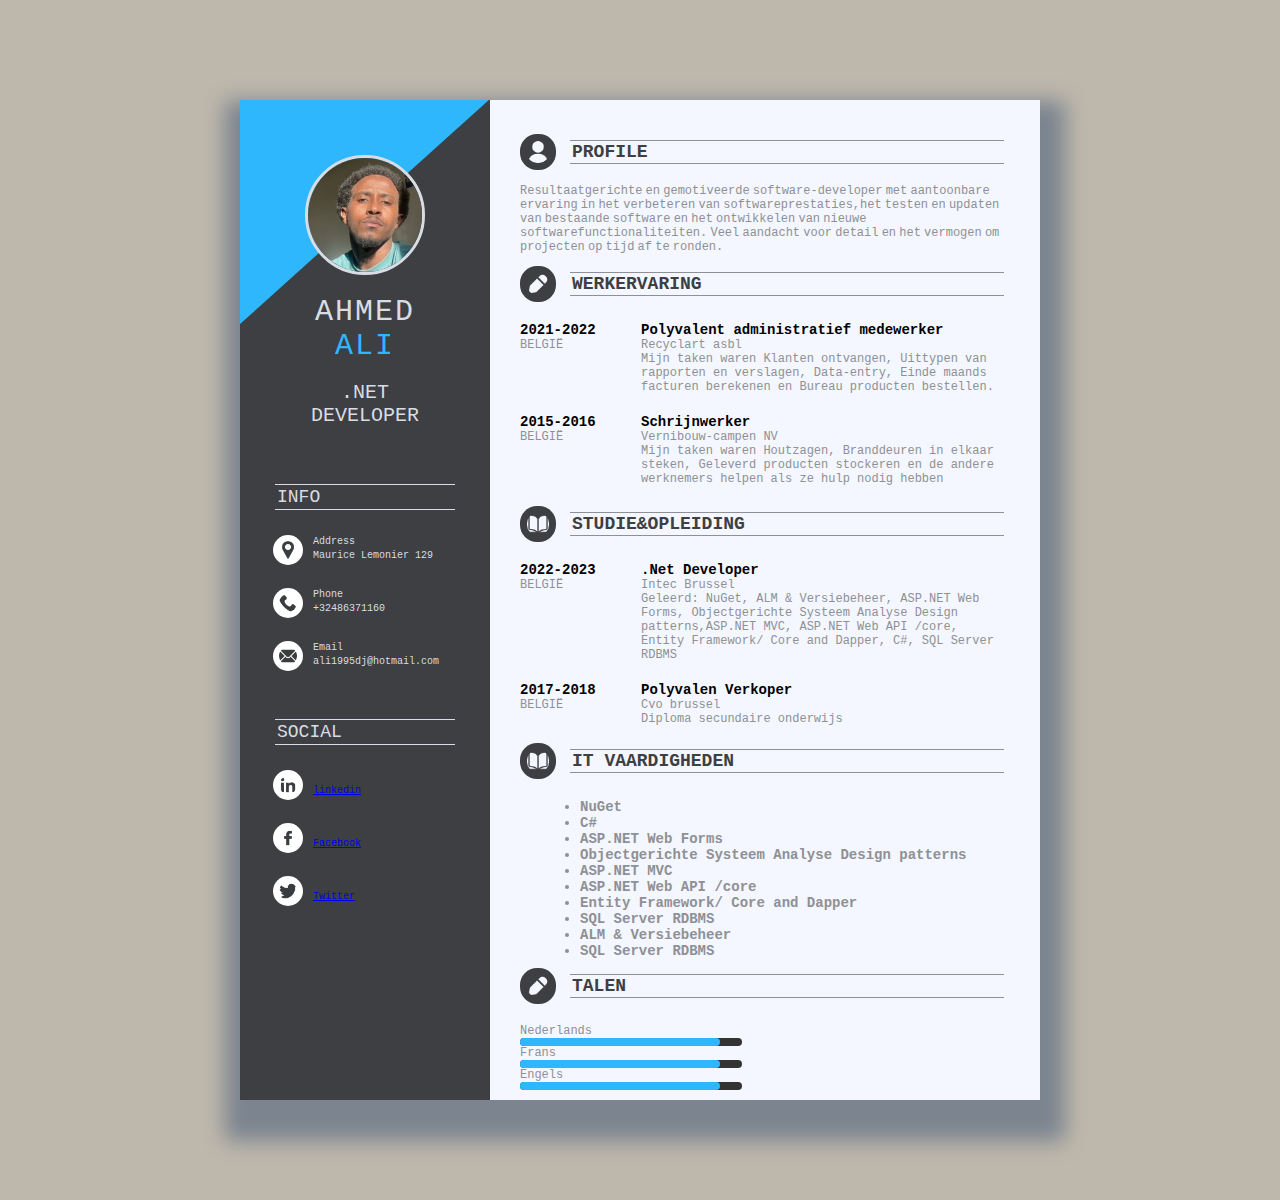
<file: index.html>
<!DOCTYPE html>
<html lang="en">
<head>
    <meta charset="UTF-8">
    <meta http-equiv="X-UA-Compatible" content="IE=edge">
    <meta name="viewport" content="width=device-width, initial-scale=1.0">
    <title>Document</title>
    <link rel="stylesheet" href="main.css">
</head>
<body>
    <div class = "resume-box">
        <div class = "left-section">
            <div class=" profile">
                <img src="src/img/prf.png.jpg" class="profile-img">
                <div class = "blue-box"></div>
            </div>
            <h2 class="name text style">Ahmed<br><span>Ali</span></h2> 
            <p class="n-p">.Net Developer</p>
            <div class="info">
                <p class="heading">info</p>
                <p class="p1"><span class="span1"><img src="src/img/location.png"> </span>Address<span><br> Maurice Lemonier 129 </span></p>
                <p class="p1"><span class="span1"><img src="src/img/call.png"> </span> Phone<span><br> +32486371160 </span></p>
                <p class="p1"><span class="span1"><img src="src/img/mail.png"> </span> Email<span><br> ali1995dj@hotmail.com </span></p>
            </div>

            <div class="info">
                <p class="heading">SOCIAL</p>
                <p class="p1"><span class="span1"><img src="src/img/linkedin.png"> </span><br><a href ="https://www.linkedin.com/in/ahmed-ali-22a7a3163">linkedin</a></p>
                <p class="p1"><span class="span1"><img src="src/img/facebook.png"> </span><br><a href="https://www.facebook.com/profile.php?id=100000931841301">Facebook</a></p>
                <p class="p1"><span class="span1"><img src="src/img/twitter.png"> </span><br><a href="https://twitter.com/AhmedS895">Twitter</a></p>
            </div>

        </div>
        <div class="right-section">
            <div class="right-heading">
                <img src="src/img/user.png">
                <p class="p2">PROFILE</p>
            </div>
            <div class="text sch text style">
                 <p class="p3">
                Resultaatgerichte en gemotiveerde software-developer met aantoonbare ervaring in het verbeteren van softwareprestaties,het testen en updaten van bestaande software en het ontwikkelen van nieuwe softwarefunctionaliteiten. 
                Veel aandacht voor detail en het vermogen om projecten op tijd af te ronden.
               </p>
            </div>
           
            <br>
            <br>
            <br>
            <br>
            <div class="clearfix"></div>
            <br><br>
            <div class="right-heading">
                <img src="src/img/pencil.png">
                <p class=" p2"> WERKERVARING</p>
            </div>
            <div class="clearfix"></div>
            <div class="right">

            </div>
            <div class="clearfix"> </div>
            <div class="lr-box">
                <div class="left">
                    <p class="p4">2021-2022</p>
                    <p class="p5">BELGIË</p>
                </div>
                <div class="right text style">
                    <p class="p4">Polyvalent administratief medewerker</p>
                    <p class="p5">Recyclart asbl</p>
                    <p class="p5">Mijn taken waren Klanten ontvangen,
                        Uittypen van rapporten en verslagen, Data-entry,
                        Einde maands facturen berekenen en
                        Bureau producten bestellen.</p>
                </div>
                <div class="clearfix"></div>
            </div>
            <div class="lr-box text style">
                <div class="left">
                    <p class="p4">2015-2016</p>
                    <p class="p5">BELGIË</p>
                </div>
                <div class="right">
                    <p class="p4">Schrijnwerker</p>
                    <p class="p5">Vernibouw-campen NV</p>
                    <p class="p5">Mijn taken waren Houtzagen, Branddeuren in elkaar steken, 
                         Geleverd producten stockeren en de andere werknemers helpen als ze hulp nodig hebben</p>
                </div>
                <div class="clearfix"></div>
            </div>


            <div class="clearfix"></div>
            <br><br>
            <div class="right-heading">
                <img src="src/img/edu.png">
                <p class=" p2"> STUDIE&OPLEIDING</p>
            </div>
            <div class="clearfix"></div>
            <div class="right">

            </div>
            <div class="clearfix"> </div>
            <div class="lr-box">
                <div class="left">
                    <p class="p4">2022-2023</p>
                        <p class="p5">BELGIË</p>
                </div>
                <div class="right">
                    <p class="p4">.Net Developer</p>
                    <p class="p5">Intec Brussel</p>
                    <p class="p5"> Geleerd: 
                        NuGet, ALM & Versiebeheer, ASP.NET Web Forms, Objectgerichte Systeem Analyse
                        Design patterns,ASP.NET MVC, ASP.NET Web API /core, Entity Framework/ Core and Dapper, C#,
                        SQL Server RDBMS</p>
                </div>
                <div class="clearfix"></div>
            </div>
            <div class="lr-box">
                <div class="left">
                    <p class="p4">2017-2018</p>
                    <p class="p5">BELGIË</p>
                </div>
                <div class="right">
                    <p class="p4">Polyvalen Verkoper</p>
                    <p class="p5">Cvo brussel</p>
                    <p class="p5">Diploma secundaire onderwijs</p>
                </div>
                <div class="clearfix"></div>
             </div>
            <br>
            <div class="right-heading">
                <img src="src/img/edu.png">
                <p class="p2">IT VAARDIGHEDEN</p>
               
                </p>
                
            </div>
            <div class="clearfix"></div>
              <p class="p3">
                   <ul class="p4 padding-left">
                    <li>NuGet</li>
                    <li>C#</li>
                    <li>ASP.NET Web Forms</li>
                    <li>Objectgerichte Systeem Analyse Design patterns</li>
                    <li>ASP.NET MVC</li>
                    <li>ASP.NET Web API /core</li> 
                    <li>Entity Framework/ Core and Dapper</li>
                    <li>SQL Server RDBMS</li>
                    <li>ALM & Versiebeheer</li>
                    <li>SQL Server RDBMS</li>
                  </ul>
              </p> 
              <br> 
              <br>
              <br>
              <br>
              
            <div class="clearfix"></div>
            <br>
            <div class="right-heading">
                <img src="src/img/pencil.png">
                <p class="p2">Talen</p>
            </div>
            <div class="clearfix"></div>
            <div class="s-box">
                <p class="p5">Nederlands</p>
                <div id="progress"></div>
                <p class="p5">Frans</p>
                <div id="progress"></div>
                <p class="p5">Engels</p>
                <div id="progress"></div>
            </div>
        </div>
      <div class="clearfix"></div>
    </div>
</body>
</html>
</file>
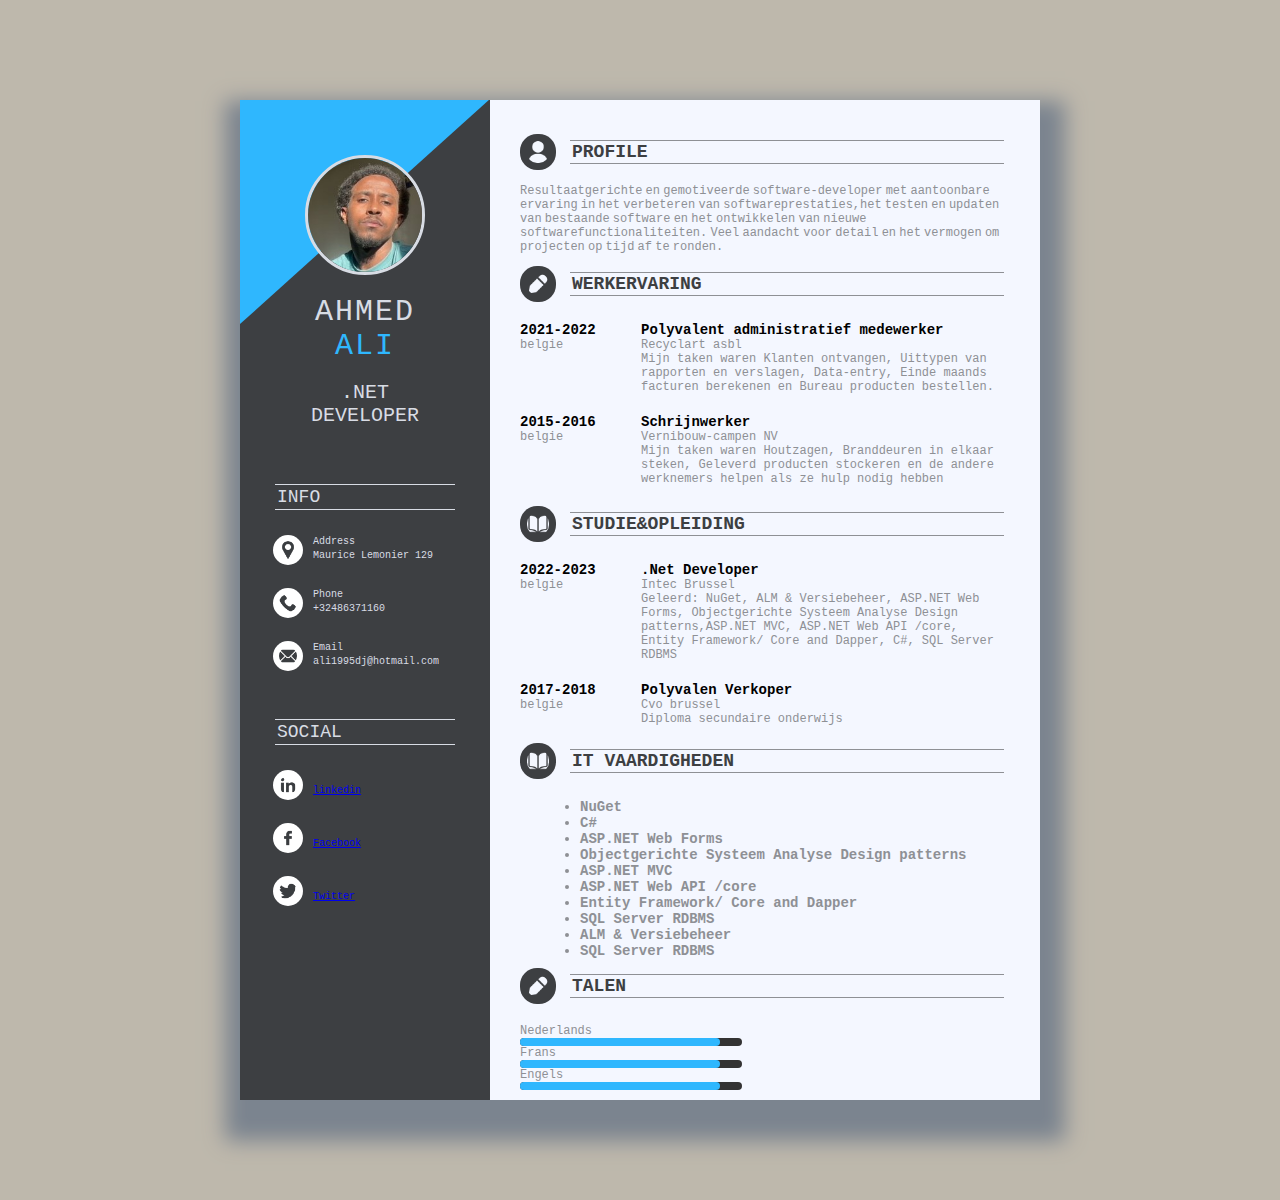
<file: Cv.html>
<!DOCTYPE html>
<html lang="en">
<head>
    <meta charset="UTF-8">
    <meta http-equiv="X-UA-Compatible" content="IE=edge">
    <meta name="viewport" content="width=device-width, initial-scale=1.0">
    <title>Document</title>
    <link rel="stylesheet" href="main.css">
</head>
<body>
    <div class = "resume-box">
        <div class = "left-section">
            <div class=" profile">
                <img src="src/img/prf.png.jpg" class="profile-img">
                <div class = "blue-box"></div>
            </div>
            <h2 class="name">Ahmed<br><span>Ali</span></h2> 
            <p class="n-p">.Net Developer</p>
            <div class="info">
                <p class="heading">info</p>
                <p class="p1"><span class="span1"><img src="src/img/location.png"> </span>Address<span><br> Maurice Lemonier 129 </span></p>
                <p class="p1"><span class="span1"><img src="src/img/call.png"> </span> Phone<span><br> +32486371160 </span></p>
                <p class="p1"><span class="span1"><img src="src/img/mail.png"> </span> Email<span><br> ali1995dj@hotmail.com </span></p>
            </div>

            <div class="info">
                <p class="heading">SOCIAL</p>
                <p class="p1"><span class="span1"><img src="src/img/linkedin.png"> </span><br><a href="https://www.linkedin.com/in/ahmed-ali-22a7a3163">linkedin</a></p>
                <p class="p1"><span class="span1"><img src="src/img/facebook.png"> </span><br><a href="https://www.facebook.com/profile.php?id=100000931841301">Facebook</a></p>
                <p class="p1"><span class="span1"><img src="src/img/twitter.png"> </span><br><a href="https://twitter.com/AhmedS895">Twitter</a></p>
            </div>

        </div>
        <div class="right-section">
            <div class="right-heading">
                <img src="src/img/user.png">
                <p class="p2">PROFILE</p>
            </div>
            <div class="text sch">
                 <p class="p3">
                Resultaatgerichte en gemotiveerde software-developer met aantoonbare ervaring in het verbeteren van softwareprestaties,het testen en updaten van bestaande software en het ontwikkelen van nieuwe softwarefunctionaliteiten. 
                Veel aandacht voor detail en het vermogen om projecten op tijd af te ronden.
               </p>
            </div>
           
            <br>
            <br>
            <br>
            <br>
            <div class="clearfix"></div>
            <br><br>
            <div class="right-heading">
                <img src="src/img/pencil.png">
                <p class=" p2"> WERKERVARING</p>
            </div>
            <div class="clearfix"></div>
            <div class="right">

            </div>
            <div class="clearfix"> </div>
            <div class="lr-box">
                <div class="left">
                    <p class="p4">2021-2022</p>
                    <p class="p5">belgie</p>
                </div>
                <div class="right">
                    <p class="p4">Polyvalent administratief medewerker</p>
                    <p class="p5">Recyclart asbl</p>
                    <p class="p5">Mijn taken waren Klanten ontvangen,
                        Uittypen van rapporten en verslagen, Data-entry,
                        Einde maands facturen berekenen en
                        Bureau producten bestellen.</p>
                </div>
                <div class="clearfix"></div>
            </div>
            <div class="lr-box">
                <div class="left">
                    <p class="p4">2015-2016</p>
                    <p class="p5">belgie</p>
                </div>
                <div class="right">
                    <p class="p4">Schrijnwerker</p>
                    <p class="p5">Vernibouw-campen NV</p>
                    <p class="p5">Mijn taken waren Houtzagen, Branddeuren in elkaar steken, 
                         Geleverd producten stockeren en de andere werknemers helpen als ze hulp nodig hebben</p>
                </div>
                <div class="clearfix"></div>
            </div>


            <div class="clearfix"></div>
            <br><br>
            <div class="right-heading">
                <img src="src/img/edu.png">
                <p class=" p2"> STUDIE&OPLEIDING</p>
            </div>
            <div class="clearfix"></div>
            <div class="right">

            </div>
            <div class="clearfix"> </div>
            <div class="lr-box">
                <div class="left">
                    <p class="p4">2022-2023</p>
                    <p class="p5">belgie</p>
                </div>
                <div class="right">
                    <p class="p4">.Net Developer</p>
                    <p class="p5">Intec Brussel</p>
                    <p class="p5"> Geleerd: 
                        NuGet, ALM & Versiebeheer, ASP.NET Web Forms, Objectgerichte Systeem Analyse
                        Design patterns,ASP.NET MVC, ASP.NET Web API /core, Entity Framework/ Core and Dapper, C#,
                        SQL Server RDBMS</p>
                </div>
                <div class="clearfix"></div>
            </div>
            <div class="lr-box">
                <div class="left">
                    <p class="p4">2017-2018</p>
                    <p class="p5">belgie</p>
                </div>
                <div class="right">
                    <p class="p4">Polyvalen Verkoper</p>
                    <p class="p5">Cvo brussel</p>
                    <p class="p5">Diploma secundaire onderwijs</p>
                </div>
                <div class="clearfix"></div>
             </div>
            <br>
            <div class="right-heading">
                <img src="src/img/edu.png">
                <p class="p2">IT VAARDIGHEDEN</p>
               
                </p>
                
            </div>
            <div class="clearfix"></div>
              <p class="p3">
                   <ul class="p4 padding-left">
                    <li>NuGet</li>
                    <li>C#</li>
                    <li>ASP.NET Web Forms</li>
                    <li>Objectgerichte Systeem Analyse Design patterns</li>
                    <li>ASP.NET MVC</li>
                    <li>ASP.NET Web API /core</li>
                    <li>Entity Framework/ Core and Dapper</li>
                    <li>SQL Server RDBMS</li>
                    <li>ALM & Versiebeheer</li>
                    <li>SQL Server RDBMS</li>
                  </ul>
              </p> 
              <br> 
              <br>
              <br>
              <br>
              
            <div class="clearfix"></div>
            <br>
            <div class="right-heading">
                <img src="src/img/pencil.png">
                <p class="p2">Talen</p>
            </div>
            <div class="clearfix"></div>
            <div class="s-box">
                <p class="p5">Nederlands</p>
                <div id="progress"></div>
                <p class="p5">Frans</p>
                <div id="progress"></div>
                <p class="p5">Engels</p>
                <div id="progress"></div>
            </div>
        </div>
      <div class="clearfix"></div>
    </div>
</body>
</html>
</file>
<file: main.css>
:root{
	--bgcolor:#beb8ac;
	--blue:#2fb7fe;
	--black:#3D3F42;
	--white:#f4f7ff;
	--gray:#d8dce4;
	--lightgray:#8e9095;
}
*{
	margin: 0px;
	padding: 0px;
	box-sizing: border-box;
	font-family: monospace;
}
body{
	background: var(--bgcolor);
    font-size: 2px !important; 
}
.clearfix{
	clear: both;
}
.resume-box{
	width: 800px;
	height: 1000px;
	margin: 100px auto;
	background: var(--white);
	box-shadow: 5px 21px 20px 20px #7b848f;
}
.left-section{
	background: var(--black);
	width: 250px;
	height: 1000px;
	float: left;
}
.profile{
	overflow: hidden;
	position: relative;
}
.blue-box{
    width: 257px;
    height: 407px;
    background: var(--blue);
    margin-left: -100px;
    transform: rotateZ(48deg);
    margin-top: -178px;
    
}
.profile-img{
	    position: absolute;
    z-index: 9;
    width: 120px;
    height: 120px;
    transform: translate(-50%, -50%);
    left: 50%;
    top: 50%;
    border-radius: 50%;
    border: 3px solid var(--gray);
}
.name{
    color: var(--gray);
    text-align: center;
    margin-top: -34px;
    font-size: 30px;
    letter-spacing: 2px;
    font-weight: 400;
    text-transform: uppercase;
}
.name span{
	color: var(--blue);
}
.n-p{
	width: 180px;
    margin: 0 auto;
    text-align: center;
    padding: 7px;
    border-bottom: 1px solid var(--grey);
    border-top: 1px solid var(--grey);
    color: var(--gray);
    margin-top: 11px;
    text-transform: uppercase;
    font-size: 20px;
}
.info{
	margin-top: 50px;
}
.heading{
	width: 180px;
    margin: 0 auto;
    padding: 2px;
    border-bottom: 1px solid var(--gray);
    border-top: 1px solid var(--gray);
    color: var(--gray);
    margin-top: 11px;
    text-transform: uppercase;
    font-size: 18px;
}
.p1{
	color: var(--gray);
	width: 184px;
	margin: 0 auto;
	margin-top: 25px;
	font-size: 10px;
    line-height: 14px;
}
.p1 span{
	font-size: 10px;
}
.p1 title{
	font-size: 15px;
}

.span1 img{
	background: white;
    width: 30px;
    padding: 6px;
    border-radius: 16px;
    float: left;
    margin-right: 10px;
}
.right-section{
	padding: 40px 30px;
    background: var(--white);
    width: 68%;
    float: left;
    height: 1000px;
}
.right-heading img{
	background: #3d3f42;
    width: 36px;
    padding: 7px;
    border-radius: 17px;
    float: left;
    display: inline-block;
    margin-top: -6px;
}
.p2{
    margin: 0 auto;
    padding: 2px;
    border-bottom: 1px solid var(--lightgray);
    border-top: 1px solid var(--lightgray);
    color: var(--black);
    text-transform: uppercase;
    font-size: 18px;
    font-weight: bolder;
    margin-left: 50px;
    line-height: 18px;
}
.p3{
	margin-top: 20px;
	color: var(--lightgray);
	word-spacing: -4px;
    font-size: 12px;
}
.padding-left{
    padding-left: 60px;
    color: var(--lightgray);
}

.left{
	width: 25%;
	float: left;
}
.right{
	width: 75%;
	float: left;
}
Text.sch{
	width: 100%;
	float: left;
}


.lr-box{
	margin-top: 20px;
	margin-bottom: 20px;
}
.p4{
	font-size: 14px;
	font-weight: 600;
}
.p5{
	font-size: 12px;
	color: var(--lightgray);
}
.s-box{
	width: 50%;
    float: left;
    padding: 20px 20px 20px 0px;
}
#progress {
    background: #333;
    border-radius: 13px;
    height: 8px;
    width: 100%;
}

#progress:after {
    content: '';
    display: block;
    background: var(--blue);
    width: 90%;
    height: 100%;
    border-radius: 9px;
}
#progress1 {
    background: #333;
    border-radius: 13px;
    height: 8px;
    width: 100%;
}

#progress1:after {
    content: '';
    display: block;
    background: var(--blue);
    width: 40%;
    height: 10%;
    border-radius: 9px;
}
#progress2 {
    background: #333;
    border-radius: 13px;
    height: 8px;
    width: 100%;
}

#progress2:after {
    content: '';
    display: block;
    background: var(--blue);
    width: 75%;
    height: 100%;
    border-radius: 9px;
}

#progress3 {
    background: #333;
    border-radius: 13px;
    height: 8px;
    width: 100%;
}

#progress3:after {
    content: '';
    display: block;
    background: var(--blue);
    width: 90%;
    height: 100%;
    border-radius: 9px;
}
.p6{
	margin-top: 10px;
	margin-bottom: 10px;
}
.h-img{
	margin-top: 25px;
    width: 45px;
    margin-right: 45px;
}
text.Style{
 font-family:Arial, Helvetica, sans-serif
}
</file>
